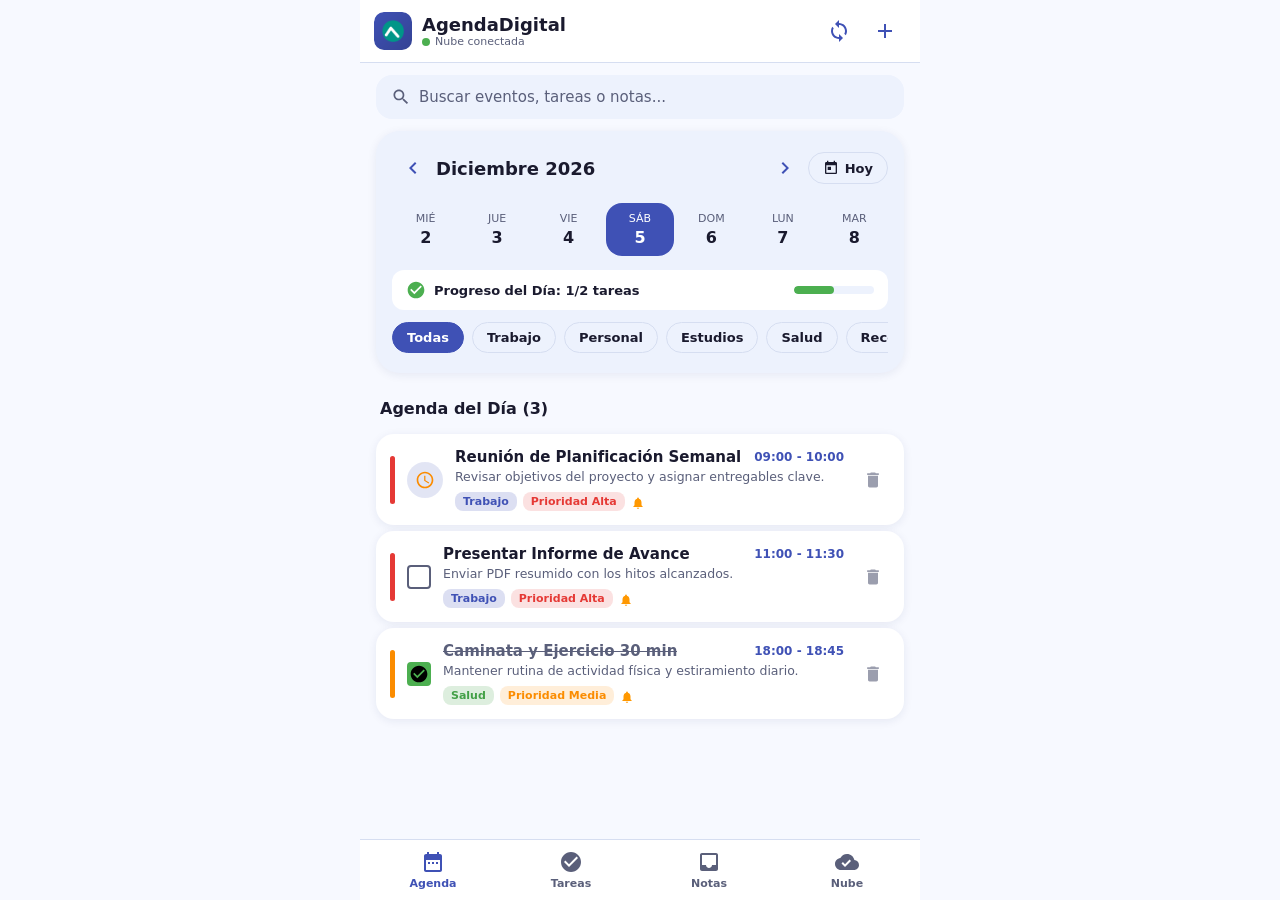
<file: index.html>
<!DOCTYPE html>
<html lang="es">
<head>
  <meta charset="UTF-8" />
  <meta http-equiv="refresh" content="0; url=./pwa/" />
  <title>AgendaDigital</title>
  <link rel="canonical" href="./pwa/" />
</head>
<body>
  <p>Redirigiendo a AgendaDigital PWA... <a href="./pwa/">Abrir AgendaDigital</a></p>
</body>
</html>
</file>
<file: pwa/css/styles.css>
:root {
  --indigo-primary: #3F51B5;
  --indigo-secondary: #5C6BC0;
  --teal-accent: #009688;
  --amber-priority: #FF9800;
  --green-success: #4CAF50;
  --red-priority: #E53935;

  --bg: #F7F9FF;
  --surface: #FFFFFF;
  --surface-variant: #EDF2FD;
  --on-surface: #1A1A2E;
  --on-surface-variant: #5A5F7A;
  --outline: #D6DEF1;
  --shadow: 0 2px 10px rgba(31, 42, 102, 0.08);

  --prio-alta: #E53935;
  --prio-media: #FB8C00;
  --prio-baja: #43A047;

  --cat-trabajo: #3F51B5;
  --cat-personal: #8E24AA;
  --cat-estudios: #00897B;
  --cat-salud: #43A047;
  --cat-recordatorio: #FB8C00;

  --radius-lg: 24px;
  --radius-md: 18px;
  --radius-sm: 12px;

  --font: 'Segoe UI', system-ui, -apple-system, Roboto, 'Helvetica Neue', sans-serif;
}

@media (prefers-color-scheme: dark) {
  :root {
    --bg: #101322;
    --surface: #1A1D30;
    --surface-variant: #262B45;
    --on-surface: #EDEDF5;
    --on-surface-variant: #A8ADCC;
    --outline: #33395C;
    --shadow: 0 2px 10px rgba(0, 0, 0, 0.35);
  }
}

* {
  box-sizing: border-box;
  margin: 0;
  padding: 0;
  -webkit-tap-highlight-color: transparent;
}

html, body {
  height: 100%;
}

body {
  font-family: var(--font);
  background: var(--bg);
  color: var(--on-surface);
  overscroll-behavior: none;
}

.hidden {
  display: none !important;
}

#app {
  max-width: 560px;
  margin: 0 auto;
  min-height: 100vh;
  min-height: 100dvh;
  display: flex;
  flex-direction: column;
  position: relative;
}

/* ---------- App Bar ---------- */
.app-bar {
  position: sticky;
  top: 0;
  z-index: 30;
  display: flex;
  align-items: center;
  justify-content: space-between;
  padding: calc(10px + env(safe-area-inset-top)) 14px 10px;
  background: var(--surface);
  border-bottom: 1px solid var(--outline);
}

.app-bar-brand {
  display: flex;
  align-items: center;
  gap: 10px;
}

.app-logo {
  width: 38px;
  height: 38px;
  border-radius: 10px;
  object-fit: cover;
}

.app-title {
  font-size: 18px;
  font-weight: 700;
}

.sync-indicator {
  display: flex;
  align-items: center;
  gap: 5px;
}

.sync-dot {
  width: 8px;
  height: 8px;
  border-radius: 50%;
  background: var(--green-success);
  flex: none;
}

.sync-dot.syncing {
  background: var(--teal-accent);
  animation: pulse 1s infinite;
}

.sync-text {
  font-size: 11px;
  color: var(--on-surface-variant);
}

@keyframes pulse {
  0%, 100% { opacity: 1; }
  50% { opacity: 0.3; }
}

.app-bar-actions {
  display: flex;
  align-items: center;
  gap: 4px;
}

.icon-btn {
  width: 42px;
  height: 42px;
  display: inline-flex;
  align-items: center;
  justify-content: center;
  border: none;
  background: transparent;
  border-radius: 50%;
  color: var(--indigo-primary);
  cursor: pointer;
}

.icon-btn svg {
  width: 24px;
  height: 24px;
  fill: currentColor;
}

.icon-btn:active {
  background: var(--surface-variant);
}

/* ---------- Main ---------- */
.main {
  flex: 1;
  padding-bottom: 90px;
  padding-bottom: calc(90px + env(safe-area-inset-bottom));
}

.screen {
  animation: fadeIn 0.2s ease;
}

@keyframes fadeIn {
  from { opacity: 0; transform: translateY(6px); }
  to { opacity: 1; transform: none; }
}

/* ---------- Search ---------- */
.search-box {
  display: flex;
  align-items: center;
  gap: 8px;
  background: var(--surface-variant);
  border-radius: 16px;
  margin: 12px 16px 4px;
  padding: 0 14px;
  border: 1px solid transparent;
}

.search-box:focus-within {
  border-color: var(--indigo-primary);
}

.search-icon {
  width: 20px;
  height: 20px;
  fill: var(--on-surface-variant);
  flex: none;
}

.search-input {
  flex: 1;
  border: none;
  background: transparent;
  padding: 12px 0;
  font-size: 15px;
  font-family: inherit;
  color: var(--on-surface);
  outline: none;
}

.search-input::placeholder {
  color: var(--on-surface-variant);
}

/* ---------- Card ---------- */
.card {
  background: var(--surface-variant);
  border-radius: var(--radius-lg);
  box-shadow: var(--shadow);
  margin: 12px 16px;
  padding: 16px;
}

/* ---------- Calendar ---------- */
.month-row {
  display: flex;
  align-items: center;
  gap: 2px;
}

.month-year {
  flex: 1;
  font-size: 18px;
  font-weight: 700;
}

.chip {
  display: inline-flex;
  align-items: center;
  gap: 6px;
  border: 1px solid var(--outline);
  background: transparent;
  border-radius: 999px;
  padding: 7px 14px;
  font-size: 13px;
  font-weight: 600;
  color: var(--on-surface);
  cursor: pointer;
  font-family: inherit;
  white-space: nowrap;
}

.chip svg {
  width: 16px;
  height: 16px;
  fill: currentColor;
}

.chip.selected {
  background: var(--indigo-primary);
  color: #fff;
  border-color: var(--indigo-primary);
}

.chip.active-filter {
  background: var(--indigo-primary);
  color: #fff;
  border-color: var(--indigo-primary);
}

.days-strip {
  display: flex;
  gap: 4px;
  margin-top: 14px;
}

.day-cell {
  flex: 1;
  border-radius: 16px;
  padding: 9px 2px;
  text-align: center;
  cursor: pointer;
  border: none;
  background: transparent;
  font-family: inherit;
}

.day-cell.selected {
  background: var(--indigo-primary);
}

.day-cell.today:not(.selected) {
  background: var(--indigo-secondary);
}

.day-name {
  font-size: 11px;
  font-weight: 500;
  color: var(--on-surface-variant);
  text-transform: uppercase;
}

.day-cell.selected .day-name,
.day-cell.selected .day-num {
  color: #fff;
}

.day-cell.today:not(.selected) .day-num {
  color: var(--indigo-primary);
}

.day-num {
  font-size: 16px;
  font-weight: 700;
  margin-top: 3px;
  color: var(--on-surface);
}

/* ---------- Progress ---------- */
.progress-banner {
  display: flex;
  align-items: center;
  justify-content: space-between;
  gap: 12px;
  background: var(--surface);
  border-radius: 12px;
  padding: 10px 14px;
  margin-top: 14px;
}

.progress-label {
  display: flex;
  align-items: center;
  gap: 8px;
  font-size: 13px;
  font-weight: 600;
}

.progress-label svg {
  width: 20px;
  height: 20px;
  fill: var(--green-success);
  flex: none;
}

.progress-bar {
  width: 80px;
  height: 8px;
  border-radius: 999px;
  background: var(--surface-variant);
  overflow: hidden;
  flex: none;
}

.progress-fill {
  height: 100%;
  width: 0%;
  background: var(--green-success);
  border-radius: 999px;
  transition: width 0.4s ease;
}

/* ---------- Chips row ---------- */
.chips-row {
  display: flex;
  gap: 8px;
  margin-top: 12px;
  overflow-x: auto;
  padding-bottom: 4px;
  scrollbar-width: none;
}

.chips-row::-webkit-scrollbar {
  display: none;
}

/* ---------- Section titles ---------- */
.section-title {
  font-size: 16px;
  font-weight: 700;
  padding: 14px 20px 6px;
  display: flex;
  align-items: center;
  gap: 8px;
}

.section-title.accent {
  color: var(--indigo-primary);
}

.section-title svg {
  width: 18px;
  height: 18px;
  fill: currentColor;
}

.row-between {
  display: flex;
  align-items: center;
  justify-content: space-between;
  gap: 10px;
}

.row-between .section-title {
  padding-left: 20px;
  padding-right: 0;
}

/* ---------- List ---------- */
.list {
  padding: 4px 0 12px;
}

/* ---------- Item card ---------- */
.item-card {
  display: flex;
  align-items: center;
  gap: 12px;
  background: var(--surface);
  border-radius: var(--radius-md);
  box-shadow: var(--shadow);
  margin: 6px 16px;
  padding: 14px;
}

.item-card.completed .item-title {
  text-decoration: line-through;
  color: var(--on-surface-variant);
}

.prio-bar {
  width: 5px;
  height: 48px;
  border-radius: 3px;
  flex: none;
}

.checkbox {
  width: 24px;
  height: 24px;
  border-radius: 4px;
  border: 2px solid var(--on-surface-variant);
  background: transparent;
  flex: none;
  display: inline-flex;
  align-items: center;
  justify-content: center;
  cursor: pointer;
  color: #fff;
  font-size: 16px;
  line-height: 1;
}

.checkbox.checked {
  background: var(--green-success);
  border-color: var(--green-success);
}

.event-icon {
  width: 36px;
  height: 36px;
  border-radius: 50%;
  display: inline-flex;
  align-items: center;
  justify-content: center;
  flex: none;
}

.event-icon svg {
  width: 20px;
  height: 20px;
  fill: var(--cat-recordatorio);
}

.item-body {
  flex: 1;
  min-width: 0;
}

.item-top {
  display: flex;
  align-items: center;
  justify-content: space-between;
  gap: 8px;
}

.item-title {
  font-size: 15px;
  font-weight: 700;
  overflow: hidden;
  text-overflow: ellipsis;
  white-space: nowrap;
}

.item-time {
  font-size: 12px;
  font-weight: 600;
  color: var(--indigo-primary);
  flex: none;
}

.item-desc {
  font-size: 12.5px;
  color: var(--on-surface-variant);
  margin-top: 3px;
  display: -webkit-box;
  -webkit-line-clamp: 2;
  -webkit-box-orient: vertical;
  overflow: hidden;
}

.item-tags {
  display: flex;
  align-items: center;
  gap: 6px;
  margin-top: 8px;
  flex-wrap: wrap;
}

.badge {
  border-radius: 8px;
  padding: 3px 8px;
  font-size: 11px;
  font-weight: 700;
}

.badge-cat {
  color: var(--cat-recordatorio);
  background: color-mix(in srgb, var(--cat-recordatorio) 18%, transparent);
}

.badge-prio {
  color: var(--prio-baja);
  background: color-mix(in srgb, var(--prio-baja) 15%, transparent);
}

.badge-prio.alta {
  color: var(--prio-alta);
  background: color-mix(in srgb, var(--prio-alta) 15%, transparent);
}

.badge-prio.media {
  color: var(--prio-media);
  background: color-mix(in srgb, var(--prio-media) 15%, transparent);
}

.reminder-ico {
  width: 14px;
  height: 14px;
  fill: var(--amber-priority);
  flex: none;
}

.delete-btn {
  border: none;
  background: transparent;
  color: var(--on-surface-variant);
  opacity: 0.6;
  width: 34px;
  height: 34px;
  border-radius: 50%;
  display: inline-flex;
  align-items: center;
  justify-content: center;
  cursor: pointer;
  flex: none;
}

.delete-btn svg {
  width: 20px;
  height: 20px;
  fill: currentColor;
}

.delete-btn:active {
  background: var(--surface-variant);
}

/* ---------- Empty state ---------- */
.empty-state {
  text-align: center;
  padding: 34px 24px;
  color: var(--on-surface-variant);
}

.empty-state .empty-title {
  font-size: 15px;
  font-weight: 700;
  color: var(--on-surface);
  margin-bottom: 4px;
}

.empty-state .empty-sub {
  font-size: 13px;
}

/* ---------- Tabs ---------- */
.tab-row {
  display: flex;
  margin: 12px 16px 0;
  background: var(--surface-variant);
  border-radius: 14px;
  padding: 4px;
  gap: 4px;
}

.tab {
  flex: 1;
  display: flex;
  align-items: center;
  justify-content: center;
  gap: 6px;
  border: none;
  background: transparent;
  border-radius: 11px;
  padding: 10px;
  font-size: 14px;
  font-weight: 700;
  color: var(--on-surface-variant);
  cursor: pointer;
  font-family: inherit;
}

.tab svg {
  width: 18px;
  height: 18px;
  fill: currentColor;
}

.tab.active {
  background: var(--surface);
  color: var(--on-surface);
  box-shadow: var(--shadow);
}

/* ---------- Habit card ---------- */
.habit-card {
  display: flex;
  align-items: center;
  justify-content: space-between;
  background: var(--surface);
  border-radius: var(--radius-md);
  box-shadow: var(--shadow);
  margin: 6px 16px;
  padding: 16px;
  gap: 10px;
}

.habit-left {
  display: flex;
  align-items: center;
  gap: 12px;
  flex: 1;
  min-width: 0;
}

.habit-fire {
  width: 44px;
  height: 44px;
  border-radius: 50%;
  background: color-mix(in srgb, var(--amber-priority) 15%, transparent);
  display: inline-flex;
  align-items: center;
  justify-content: center;
  flex: none;
}

.habit-fire svg {
  width: 26px;
  height: 26px;
  fill: var(--amber-priority);
}

.habit-title {
  font-size: 15px;
  font-weight: 700;
  overflow: hidden;
  text-overflow: ellipsis;
  white-space: nowrap;
}

.habit-meta {
  font-size: 12.5px;
  color: var(--on-surface-variant);
  margin-top: 3px;
  display: flex;
  gap: 6px;
  flex-wrap: wrap;
}

.habit-streak {
  color: var(--amber-priority);
  font-weight: 700;
}

.habit-right {
  display: flex;
  align-items: center;
  gap: 4px;
}

.habit-check {
  width: 42px;
  height: 42px;
  border-radius: 50%;
  border: none;
  background: var(--surface-variant);
  color: var(--on-surface-variant);
  display: inline-flex;
  align-items: center;
  justify-content: center;
  cursor: pointer;
}

.habit-check svg {
  width: 22px;
  height: 22px;
  fill: currentColor;
}

.habit-check.done {
  background: var(--green-success);
  color: #fff;
}

/* ---------- Note card ---------- */
.note-card {
  background: var(--surface);
  border-radius: var(--radius-md);
  box-shadow: var(--shadow);
  margin: 6px 16px;
  overflow: hidden;
}

.note-inner {
  padding: 16px;
}

.note-top {
  display: flex;
  align-items: center;
  justify-content: space-between;
  gap: 8px;
}

.note-title-wrap {
  display: flex;
  align-items: center;
  gap: 8px;
  min-width: 0;
  flex: 1;
}

.note-dot {
  width: 10px;
  height: 10px;
  border-radius: 5px;
  flex: none;
}

.note-title {
  font-size: 15px;
  font-weight: 700;
  overflow: hidden;
  text-overflow: ellipsis;
  white-space: nowrap;
}

.note-actions {
  display: flex;
  gap: 0;
}

.note-content {
  font-size: 13.5px;
  color: var(--on-surface-variant);
  margin-top: 8px;
  display: -webkit-box;
  -webkit-line-clamp: 4;
  -webkit-box-orient: vertical;
  overflow: hidden;
  white-space: pre-line;
}

.note-footer {
  display: flex;
  align-items: center;
  justify-content: space-between;
  margin-top: 10px;
  gap: 8px;
}

.note-date {
  font-size: 11px;
  color: var(--on-surface-variant);
}

/* ---------- Cloud ---------- */
.cloud-card {
  background: var(--surface-variant);
}

.cloud-header {
  display: flex;
  align-items: center;
  justify-content: space-between;
  gap: 12px;
}

.cloud-status {
  display: flex;
  align-items: center;
  gap: 14px;
}

.cloud-icon-bg {
  width: 48px;
  height: 48px;
  border-radius: 50%;
  background: color-mix(in srgb, var(--indigo-primary) 15%, transparent);
  display: inline-flex;
  align-items: center;
  justify-content: center;
  flex: none;
}

.cloud-icon-bg svg {
  width: 28px;
  height: 28px;
  fill: var(--indigo-primary);
}

.cloud-title {
  font-size: 17px;
  font-weight: 700;
}

.sync-btn {
  background: var(--indigo-primary);
  color: #fff;
  border-radius: 50%;
  width: 42px;
  height: 42px;
}

.sync-btn:active {
  opacity: 0.85;
}

.cloud-profile {
  background: var(--surface);
  border-radius: 16px;
  padding: 14px;
  margin-top: 16px;
}

.cloud-profile hr {
  border: none;
  border-top: 1px solid var(--outline);
  margin: 10px 0;
}

.profile-name {
  font-weight: 700;
  font-size: 15px;
}

.profile-email {
  font-size: 12px;
  color: var(--on-surface-variant);
  margin-top: 2px;
}

.badge-green {
  background: color-mix(in srgb, var(--green-success) 15%, transparent);
  color: var(--green-success);
  border-radius: 8px;
  padding: 4px 8px;
  font-size: 11px;
  font-weight: 700;
  flex: none;
}

.muted {
  color: var(--on-surface-variant);
}

.small {
  font-size: 12px;
}

.bold {
  font-weight: 700;
}

.primary {
  color: var(--indigo-primary);
}

.cloud-actions {
  display: grid;
  grid-template-columns: 1fr 1fr;
  gap: 10px;
  margin-top: 16px;
}

.cloud-subtitle {
  font-size: 17px;
  font-weight: 700;
  margin-bottom: 4px;
}

.cloud-hint {
  margin-bottom: 12px;
}

.provider-panel {
  margin-top: 14px;
  border-top: 1px solid var(--outline);
  padding-top: 14px;
}

.provider-panel .field-label {
  margin-top: 10px;
}

.provider-panel .input {
  margin-top: 4px;
}

.btn-col {
  display: flex;
  flex-direction: column;
  gap: 8px;
  margin-top: 14px;
}

.btn.ghost {
  background: transparent;
  color: var(--red-priority);
  border: 1px solid var(--outline);
  margin-top: 10px;
  width: 100%;
}

.conn-status {
  display: flex;
  align-items: center;
  gap: 6px;
  font-size: 13px;
  font-weight: 600;
  margin-bottom: 6px;
}

.conn-status.ok {
  color: var(--green-success);
}

.conn-status.err {
  color: var(--red-priority);
}

.conn-status .sync-dot {
  background: var(--green-success);
}

.conn-status.err .sync-dot {
  background: var(--red-priority);
}

.cloud-file-box {
  background: var(--surface);
  border-radius: 12px;
  padding: 10px 12px;
  margin-top: 10px;
  display: flex;
  align-items: center;
  justify-content: space-between;
  gap: 8px;
  font-size: 13px;
}

.cloud-file-box .file-name {
  font-weight: 700;
  overflow: hidden;
  text-overflow: ellipsis;
  white-space: nowrap;
}

.confirm-text {
  font-size: 14px;
  color: var(--on-surface);
  line-height: 1.5;
}

.btn {
  flex: 1;
  display: inline-flex;
  align-items: center;
  justify-content: center;
  gap: 6px;
  border-radius: 12px;
  padding: 11px 10px;
  font-size: 12.5px;
  font-weight: 600;
  cursor: pointer;
  font-family: inherit;
  border: none;
}

.btn svg {
  width: 18px;
  height: 18px;
  fill: currentColor;
  flex: none;
}

.btn.outlined {
  background: transparent;
  border: 1px solid var(--indigo-primary);
  color: var(--indigo-primary);
}

.btn.filled {
  background: var(--indigo-primary);
  color: #fff;
}

.install-header {
  display: flex;
  align-items: center;
  gap: 12px;
}

.install-icon-bg {
  width: 40px;
  height: 40px;
  border-radius: 50%;
  background: color-mix(in srgb, var(--teal-accent) 15%, transparent);
  display: inline-flex;
  align-items: center;
  justify-content: center;
  flex: none;
}

.install-icon-bg svg {
  width: 24px;
  height: 24px;
  fill: var(--teal-accent);
}

.install-title {
  font-size: 16px;
  font-weight: 700;
}

.install-box {
  display: flex;
  gap: 12px;
  background: var(--surface);
  border-radius: 16px;
  padding: 14px;
  margin-top: 10px;
}

.install-ico {
  width: 28px;
  height: 28px;
  fill: var(--indigo-primary);
  flex: none;
}

.install-box p {
  margin-top: 3px;
}

/* ---------- Bottom nav ---------- */
.bottom-nav {
  position: fixed;
  bottom: 0;
  left: 0;
  right: 0;
  max-width: 560px;
  margin: 0 auto;
  display: flex;
  background: var(--surface);
  border-top: 1px solid var(--outline);
  padding: 6px 4px calc(6px + env(safe-area-inset-bottom));
  z-index: 40;
}

.nav-item {
  flex: 1;
  display: flex;
  flex-direction: column;
  align-items: center;
  gap: 3px;
  border: none;
  background: transparent;
  color: var(--on-surface-variant);
  font-size: 11px;
  font-weight: 600;
  font-family: inherit;
  cursor: pointer;
  padding: 4px 0;
  border-radius: 10px;
}

.nav-item svg {
  width: 24px;
  height: 24px;
  fill: currentColor;
}

.nav-item.active {
  color: var(--indigo-primary);
}

/* ---------- Dialog ---------- */
.overlay {
  position: fixed;
  inset: 0;
  background: rgba(0, 0, 0, 0.5);
  z-index: 60;
  display: flex;
  align-items: flex-end;
  justify-content: center;
}

@media (min-width: 480px) {
  .overlay {
    align-items: center;
  }
}

.dialog {
  width: 100%;
  max-width: 560px;
  max-height: 92vh;
  max-height: 92dvh;
  overflow-y: auto;
  background: var(--surface);
  border-radius: 24px 24px 0 0;
  padding: 20px;
  animation: slideUp 0.25s ease;
}

@media (min-width: 480px) {
  .dialog {
    border-radius: 24px;
  }
}

@keyframes slideUp {
  from { transform: translateY(40px); opacity: 0.6; }
  to { transform: none; opacity: 1; }
}

.dialog-title {
  font-size: 19px;
  font-weight: 700;
  margin-bottom: 14px;
}

.dialog-tabs {
  display: flex;
  gap: 4px;
  background: var(--surface-variant);
  border-radius: 12px;
  padding: 3px;
  margin-bottom: 16px;
}

.dialog-tabs .tab {
  font-size: 12px;
  padding: 8px 4px;
}

.field-label {
  display: block;
  font-size: 13px;
  font-weight: 700;
  margin: 12px 0 6px;
}

.input, .textarea, .select {
  width: 100%;
  border: 1px solid var(--outline);
  background: var(--surface);
  border-radius: 12px;
  padding: 12px;
  font-size: 15px;
  font-family: inherit;
  color: var(--on-surface);
  outline: none;
}

.input:focus, .textarea:focus {
  border-color: var(--indigo-primary);
}

.textarea {
  min-height: 90px;
  resize: vertical;
}

.chip-group {
  display: flex;
  gap: 8px;
  flex-wrap: wrap;
}

.time-row {
  display: flex;
  gap: 8px;
}

.time-row .input {
  flex: 1;
}

.switch-row {
  display: flex;
  align-items: center;
  justify-content: space-between;
  margin-top: 12px;
  gap: 10px;
}

.switch-row span {
  font-size: 13px;
  font-weight: 600;
}

.switch {
  position: relative;
  width: 46px;
  height: 26px;
  flex: none;
}

.switch input {
  opacity: 0;
  width: 0;
  height: 0;
}

.slider-track {
  position: absolute;
  inset: 0;
  background: var(--on-surface-variant);
  opacity: 0.6;
  border-radius: 999px;
  transition: 0.2s;
  cursor: pointer;
}

.slider-track::before {
  content: '';
  position: absolute;
  width: 20px;
  height: 20px;
  left: 3px;
  top: 3px;
  background: #fff;
  border-radius: 50%;
  transition: 0.2s;
}

.switch input:checked + .slider-track {
  background: var(--indigo-primary);
  opacity: 1;
}

.switch input:checked + .slider-track::before {
  transform: translateX(20px);
}

.color-dots {
  display: flex;
  gap: 8px;
  flex-wrap: wrap;
}

.color-dot {
  width: 34px;
  height: 34px;
  border-radius: 50%;
  border: 3px solid transparent;
  cursor: pointer;
}

.color-dot.selected {
  border-color: var(--on-surface);
  box-shadow: 0 0 0 2px var(--indigo-primary);
}

.range-row {
  display: flex;
  align-items: center;
  gap: 10px;
}

.range-row input[type='range'] {
  flex: 1;
  accent-color: var(--indigo-primary);
}

.dialog-actions {
  display: flex;
  justify-content: flex-end;
  gap: 10px;
  margin-top: 20px;
}

.btn-cancel {
  background: transparent;
  color: var(--indigo-primary);
  border: none;
  padding: 10px 16px;
  font-size: 14px;
  font-weight: 700;
  border-radius: 12px;
  cursor: pointer;
  font-family: inherit;
}

.btn-save {
  background: var(--indigo-primary);
  color: #fff;
  border: none;
  padding: 10px 22px;
  font-size: 14px;
  font-weight: 700;
  border-radius: 12px;
  cursor: pointer;
  font-family: inherit;
}

.btn-save:active, .btn-cancel:active {
  opacity: 0.85;
}

/* ---------- Toast ---------- */
.toast {
  position: fixed;
  left: 50%;
  bottom: calc(90px + env(safe-area-inset-bottom));
  transform: translateX(-50%);
  background: #323232;
  color: #fff;
  padding: 12px 20px;
  border-radius: 12px;
  font-size: 14px;
  z-index: 80;
  max-width: 90vw;
  box-shadow: 0 4px 16px rgba(0, 0, 0, 0.3);
  animation: fadeIn 0.25s ease;
}

/* ---------- Export dialog ---------- */
.export-text {
  width: 100%;
  min-height: 200px;
  border: 1px solid var(--outline);
  border-radius: 12px;
  padding: 12px;
  font-family: 'Cascadia Code', Consolas, monospace;
  font-size: 12px;
  background: var(--surface);
  color: var(--on-surface);
  resize: vertical;
}

/* ---------- Range value ---------- */
.range-value {
  font-weight: 700;
  min-width: 40px;
  text-align: center;
}
</file>
